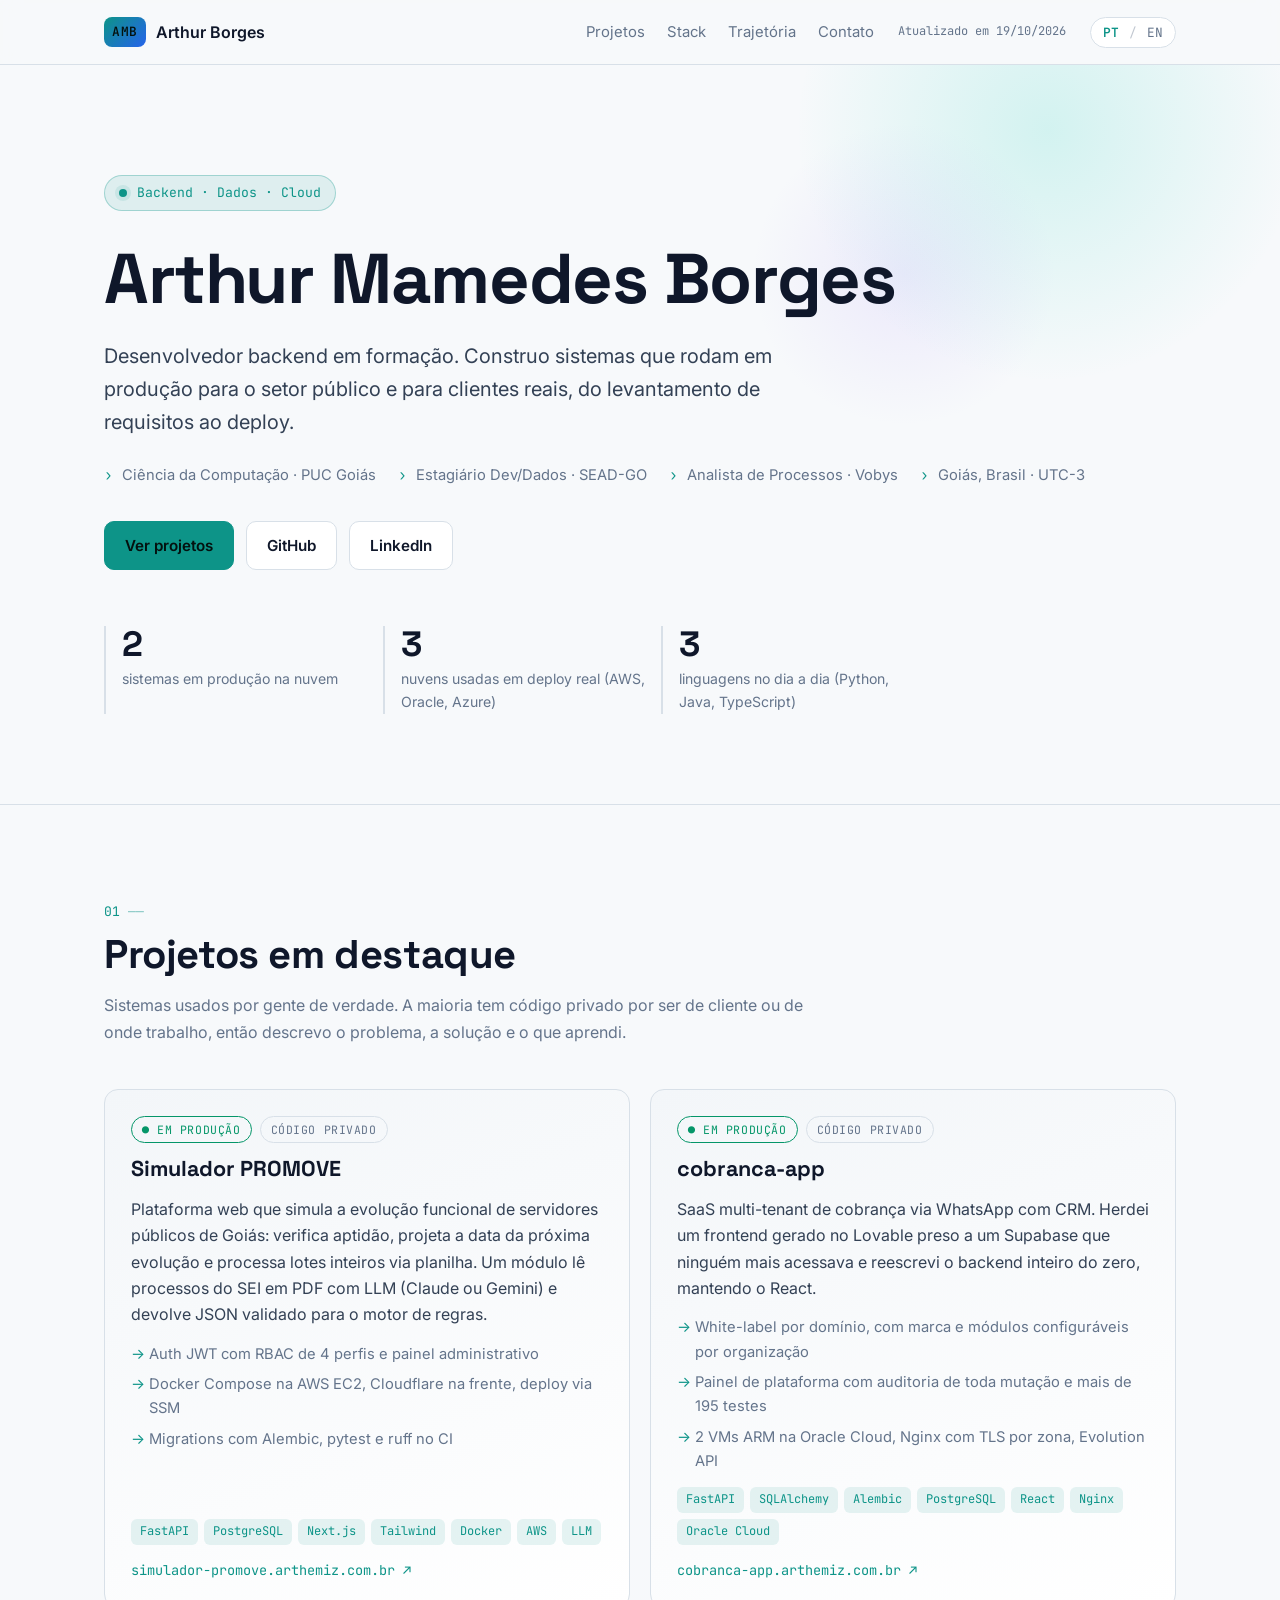
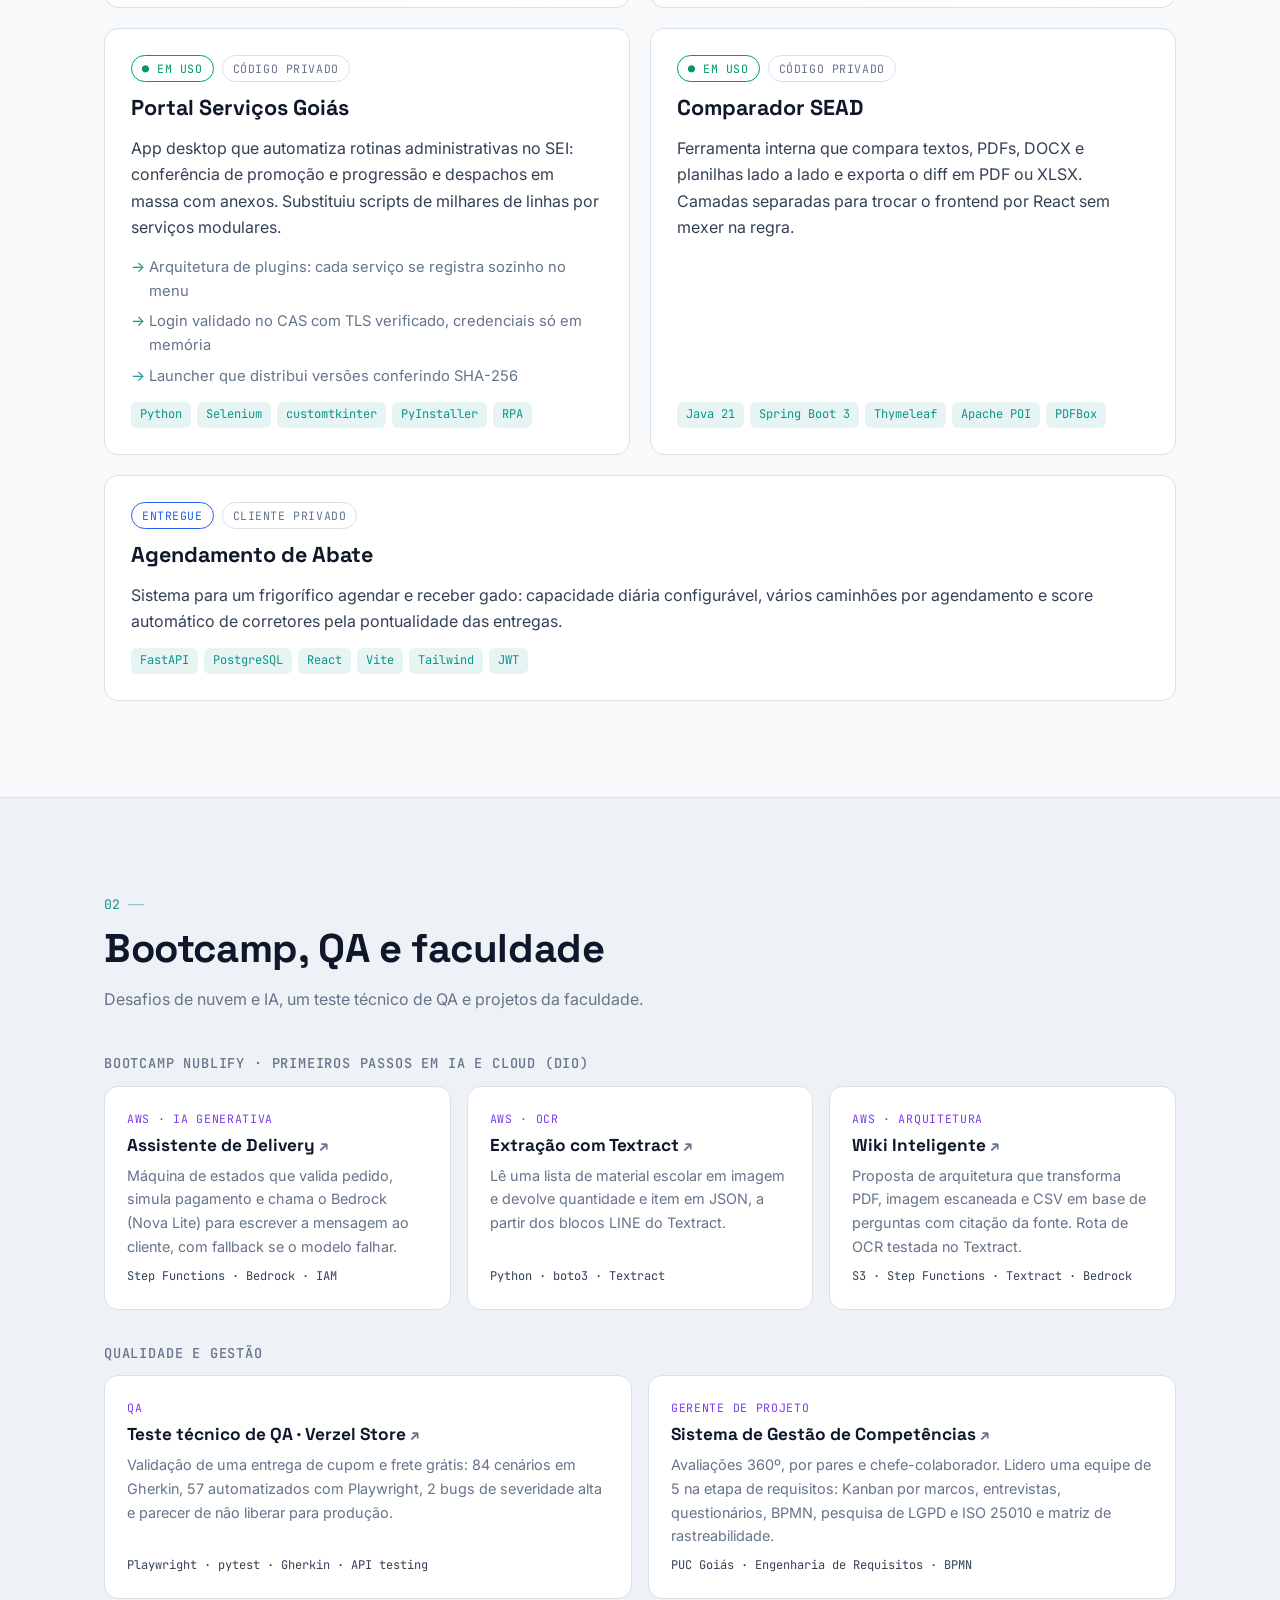
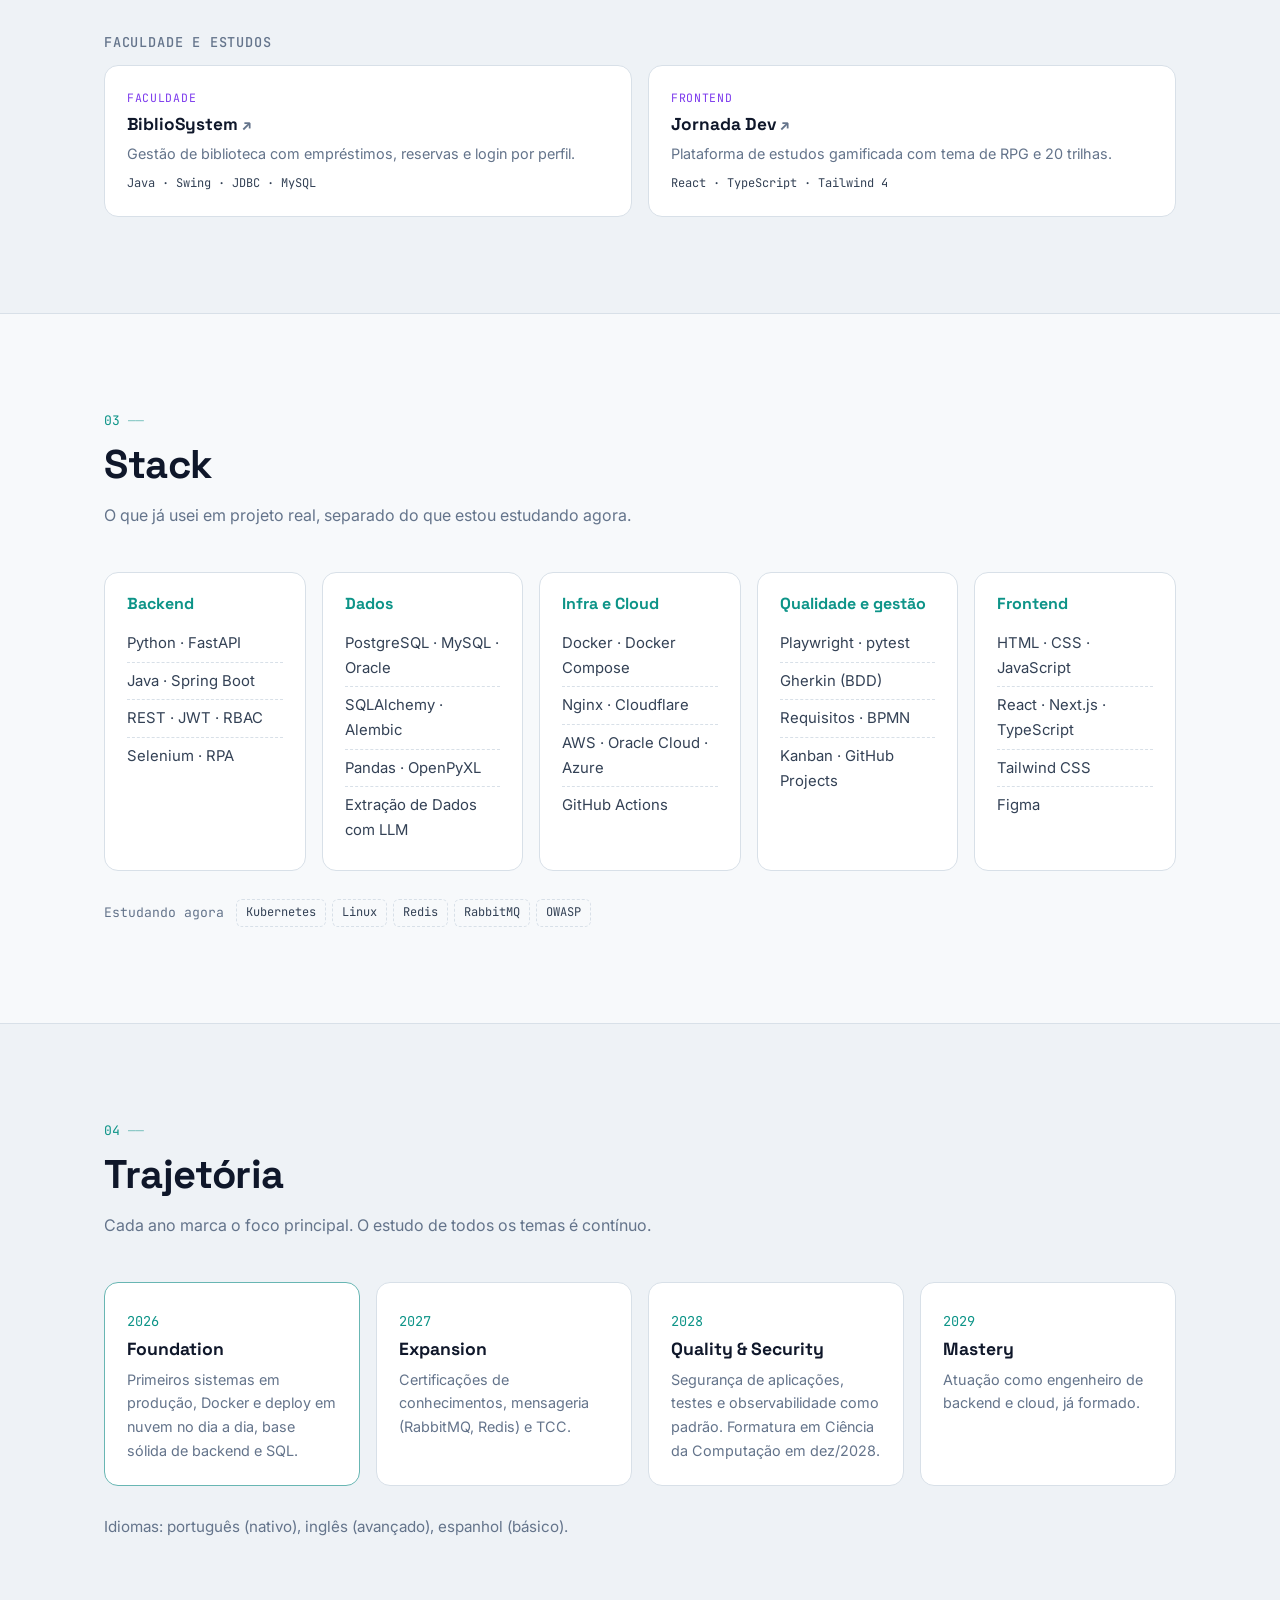
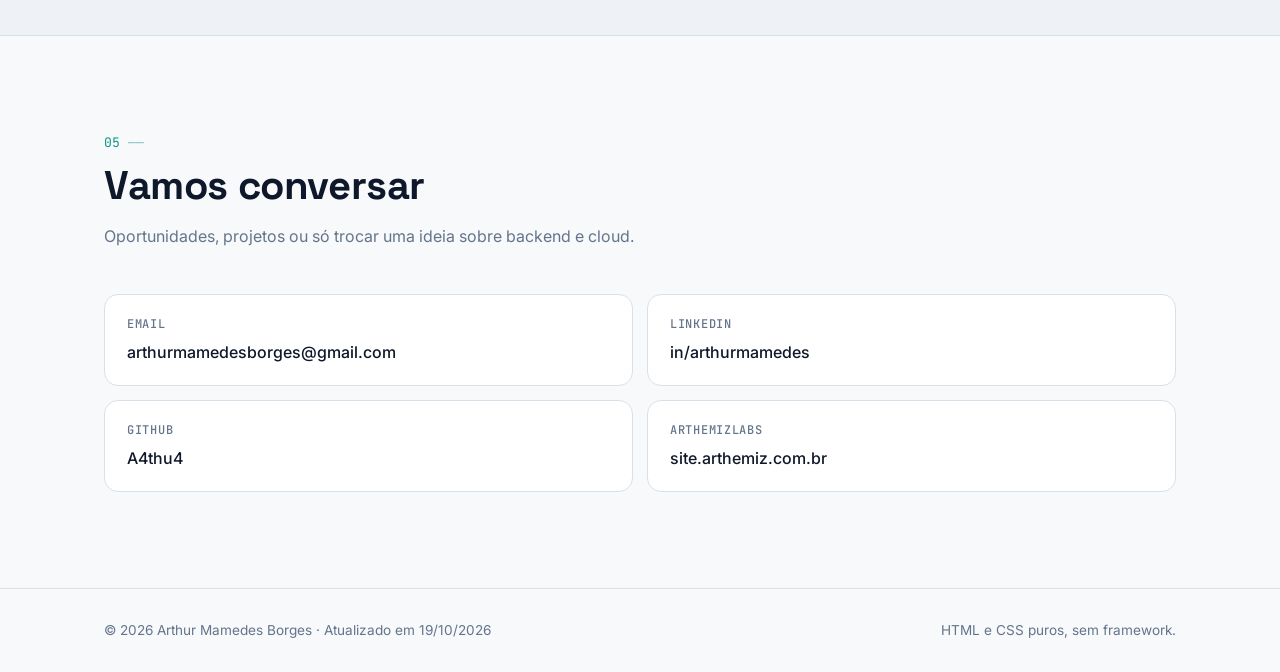
<file: docs/index.html>
<!DOCTYPE html>
<html lang="pt-BR">
<head>
  <meta charset="UTF-8" />
  <meta name="viewport" content="width=device-width, initial-scale=1.0" />
  <title>Arthur Mamedes Borges · Portfólio</title>
  <meta name="description" content="Arthur Mamedes Borges - desenvolvedor backend em formação. Sistemas em produção com Python, FastAPI, Java, Spring Boot, PostgreSQL, Docker e Cloud." />
  <meta name="color-scheme" content="dark light" />
  <meta property="og:title" content="Arthur Mamedes Borges · Portfólio" />
  <meta property="og:description" content="Desenvolvedor backend em formação. Sistemas em produção para o setor público e clientes reais." />
  <meta property="og:type" content="website" />
  <meta property="og:url" content="https://portfolio.arthemiz.com.br/" />
  <link rel="icon" type="image/png" href="icons/arthemiz.png" />
  <link rel="preconnect" href="https://fonts.googleapis.com" />
  <link rel="preconnect" href="https://fonts.gstatic.com" crossorigin />
  <link href="https://fonts.googleapis.com/css2?family=Inter:wght@400;500;600&family=JetBrains+Mono:wght@400;500&family=Space+Grotesk:wght@500;600;700&display=swap" rel="stylesheet" />
  <link rel="stylesheet" href="style.css" />
</head>

<body>
  <a class="skip" href="#conteudo">
    <span data-lang="pt">Pular para o conteúdo</span><span data-lang="en">Skip to content</span>
  </a>

  <header class="topbar">
    <div class="wrap topbar-inner">
      <a class="brand" href="#topo">
        <span class="brand-mark">AMB</span>
        <span class="brand-name">Arthur Borges</span>
      </a>
      <nav class="nav" aria-label="Seções">
        <a href="#projetos"><span data-lang="pt">Projetos</span><span data-lang="en">Projects</span></a>
        <a href="#stack">Stack</a>
        <a href="#trajetoria"><span data-lang="pt">Trajetória</span><span data-lang="en">Path</span></a>
        <a href="#contato"><span data-lang="pt">Contato</span><span data-lang="en">Contact</span></a>
      </nav>
      <span class="updated" title="Última atualização"><span data-lang="pt">Atualizado em 19/10/2026</span><span data-lang="en">Updated Oct 19, 2026</span></span>
      <button class="lang-toggle" type="button" id="lang-toggle" aria-label="Mudar idioma / Change language">
        <span class="lang-opt" data-opt="pt">PT</span>
        <span class="lang-sep">/</span>
        <span class="lang-opt" data-opt="en">EN</span>
      </button>
    </div>
  </header>

  <main id="conteudo">
    <!-- HERO -->
    <section class="hero" id="topo">
      <div class="wrap">
        <p class="eyebrow">
          <span class="dot"></span>
          <span>Backend · <span data-lang="pt">Dados</span><span data-lang="en">Data</span> · Cloud</span>
        </p>
        <h1>Arthur Mamedes Borges</h1>
        <p class="hero-lead">
          <span data-lang="pt">Desenvolvedor backend em formação. Construo sistemas que rodam em produção para o setor público e para clientes reais, do levantamento de requisitos ao deploy.</span>
          <span data-lang="en">Backend developer in training. I build systems that run in production for the public sector and real clients, from the requirements gathering to the deploy.</span>
        </p>
        <ul class="hero-meta">
          <li><span data-lang="pt">Ciência da Computação · PUC Goiás</span><span data-lang="en">Computer Science · PUC Goiás</span></li>
          <li><span data-lang="pt">Estagiário Dev/Dados · SEAD-GO</span><span data-lang="en">Dev/Data Intern · SEAD-GO (Goiás State Gov.)</span></li>
          <li><span data-lang="pt">Analista de Processos · Vobys</span><span data-lang="en">Process Analyst · Vobys</span></li>
          <li><span data-lang="pt">Goiás, Brasil · UTC-3</span><span data-lang="en">Goiás, Brazil · UTC-3</span></li>
        </ul>
        <div class="hero-actions">
          <a class="btn btn-primary" href="#projetos"><span data-lang="pt">Ver projetos</span><span data-lang="en">See projects</span></a>
          <a class="btn btn-ghost" href="https://github.com/A4thu4" target="_blank" rel="noopener">GitHub</a>
          <a class="btn btn-ghost" href="https://linkedin.com/in/arthurmamedes" target="_blank" rel="noopener">LinkedIn</a>
        </div>

        <dl class="stats">
          <div><dt>2</dt><dd><span data-lang="pt">sistemas em produção na nuvem</span><span data-lang="en">systems in production on the cloud</span></dd></div>
          <div><dt>3</dt><dd><span data-lang="pt">nuvens usadas em deploy real (AWS, Oracle, Azure)</span><span data-lang="en">clouds used in real deploys (AWS, Oracle, Azure)</span></dd></div>
          <div><dt>3</dt><dd><span data-lang="pt">linguagens no dia a dia (Python, Java, TypeScript)</span><span data-lang="en">languages in daily use (Python, Java, TypeScript)</span></dd></div>
        </dl>
      </div>
    </section>

    <!-- PROJETOS EM DESTAQUE -->
    <section class="section" id="projetos">
      <div class="wrap">
        <header class="section-head">
          <p class="kicker">01</p>
          <h2><span data-lang="pt">Projetos em destaque</span><span data-lang="en">Featured projects</span></h2>
          <p class="section-sub">
            <span data-lang="pt">Sistemas usados por gente de verdade. A maioria tem código privado por ser de cliente ou de onde trabalho, então descrevo o problema, a solução e o que aprendi.</span>
            <span data-lang="en">Systems used by real people. Most have private source code because they belong to clients or to where I work, so I describe the problem, the solution and what I learned.</span>
          </p>
        </header>

        <div class="projects">
          <article class="project project-wide">
            <div class="project-top">
              <span class="badge badge-live"><span data-lang="pt">Em produção</span><span data-lang="en">In production</span></span>
              <span class="badge badge-muted"><span data-lang="pt">Código privado</span><span data-lang="en">Private code</span></span>
            </div>
            <h3>Simulador PROMOVE</h3>
            <p>
              <span data-lang="pt">Plataforma web que simula a evolução funcional de servidores públicos de Goiás: verifica aptidão, projeta a data da próxima evolução e processa lotes inteiros via planilha. Um módulo lê processos do SEI em PDF com LLM (Claude ou Gemini) e devolve JSON validado para o motor de regras.</span>
              <span data-lang="en">Web platform that simulates career progression for Goiás state public servants: it checks eligibility, projects the next promotion date and processes whole batches from spreadsheets. One module reads SEI case files (PDF) with an LLM (Claude or Gemini) and returns validated JSON to the rules engine.</span>
            </p>
            <ul class="highlights">
              <li><span data-lang="pt">Auth JWT com RBAC de 4 perfis e painel administrativo</span><span data-lang="en">JWT auth with 4-role RBAC and an admin panel</span></li>
              <li><span data-lang="pt">Docker Compose na AWS EC2, Cloudflare na frente, deploy via SSM</span><span data-lang="en">Docker Compose on AWS EC2 behind Cloudflare, deployed via SSM</span></li>
              <li><span data-lang="pt">Migrations com Alembic, pytest e ruff no CI</span><span data-lang="en">Alembic migrations, pytest and ruff in CI</span></li>
            </ul>
            <ul class="tags">
              <li>FastAPI</li><li>PostgreSQL</li><li>Next.js</li><li>Tailwind</li><li>Docker</li><li>AWS</li><li>LLM</li>
            </ul>
            <a class="project-link" href="https://simulador-promove.arthemiz.com.br" target="_blank" rel="noopener">simulador-promove.arthemiz.com.br ↗</a>
          </article>

          <article class="project project-wide">
            <div class="project-top">
              <span class="badge badge-live"><span data-lang="pt">Em produção</span><span data-lang="en">In production</span></span>
              <span class="badge badge-muted"><span data-lang="pt">Código privado</span><span data-lang="en">Private code</span></span>
            </div>
            <h3>cobranca-app</h3>
            <p>
              <span data-lang="pt">SaaS multi-tenant de cobrança via WhatsApp com CRM. Herdei um frontend gerado no Lovable preso a um Supabase que ninguém mais acessava e reescrevi o backend inteiro do zero, mantendo o React.</span>
              <span data-lang="en">Multi-tenant SaaS for debt collection over WhatsApp with a built-in CRM. I inherited a Lovable-generated frontend locked to a Supabase project nobody could access anymore and rewrote the entire backend from scratch, keeping the React app.</span>
            </p>
            <ul class="highlights">
              <li><span data-lang="pt">White-label por domínio, com marca e módulos configuráveis por organização</span><span data-lang="en">Domain-based white-label with per-organization branding and modules</span></li>
              <li><span data-lang="pt">Painel de plataforma com auditoria de toda mutação e mais de 195 testes</span><span data-lang="en">Platform admin panel with every mutation audited and 195+ tests</span></li>
              <li><span data-lang="pt">2 VMs ARM na Oracle Cloud, Nginx com TLS por zona, Evolution API</span><span data-lang="en">2 ARM VMs on Oracle Cloud, Nginx with per-zone TLS, Evolution API</span></li>
            </ul>
            <ul class="tags">
              <li>FastAPI</li><li>SQLAlchemy</li><li>Alembic</li><li>PostgreSQL</li><li>React</li><li>Nginx</li><li>Oracle Cloud</li>
            </ul>
            <a class="project-link" href="https://cobranca-app.arthemiz.com.br" target="_blank" rel="noopener">cobranca-app.arthemiz.com.br ↗</a>
          </article>

          <article class="project">
            <div class="project-top">
              <span class="badge badge-live"><span data-lang="pt">Em uso</span><span data-lang="en">In use</span></span>
              <span class="badge badge-muted"><span data-lang="pt">Código privado</span><span data-lang="en">Private code</span></span>
            </div>
            <h3>Portal Serviços Goiás</h3>
            <p>
              <span data-lang="pt">App desktop que automatiza rotinas administrativas no SEI: conferência de promoção e progressão e despachos em massa com anexos. Substituiu scripts de milhares de linhas por serviços modulares.</span>
              <span data-lang="en">Desktop app that automates administrative routines in SEI (the government case system): promotion checks and bulk dispatches with attachments. It replaced scripts with thousands of lines with modular services.</span>
            </p>
            <ul class="highlights">
              <li><span data-lang="pt">Arquitetura de plugins: cada serviço se registra sozinho no menu</span><span data-lang="en">Plugin architecture: each service registers itself in the menu</span></li>
              <li><span data-lang="pt">Login validado no CAS com TLS verificado, credenciais só em memória</span><span data-lang="en">Login validated against CAS with verified TLS, credentials kept only in memory</span></li>
              <li><span data-lang="pt">Launcher que distribui versões conferindo SHA-256</span><span data-lang="en">Launcher that ships new versions checking SHA-256</span></li>
            </ul>
            <ul class="tags"><li>Python</li><li>Selenium</li><li>customtkinter</li><li>PyInstaller</li><li>RPA</li></ul>
          </article>

          <article class="project">
            <div class="project-top">
              <span class="badge badge-live"><span data-lang="pt">Em uso</span><span data-lang="en">In use</span></span>
              <span class="badge badge-muted"><span data-lang="pt">Código privado</span><span data-lang="en">Private code</span></span>
            </div>
            <h3>Comparador SEAD</h3>
            <p>
              <span data-lang="pt">Ferramenta interna que compara textos, PDFs, DOCX e planilhas lado a lado e exporta o diff em PDF ou XLSX. Camadas separadas para trocar o frontend por React sem mexer na regra.</span>
              <span data-lang="en">Internal tool that compares text, PDF, DOCX and spreadsheets side by side and exports the diff as PDF or XLSX. Layers are split so the frontend can move to React without touching business logic.</span>
            </p>
            <ul class="tags"><li>Java 21</li><li>Spring Boot 3</li><li>Thymeleaf</li><li>Apache POI</li><li>PDFBox</li></ul>
          </article>

          <article class="project">
            <div class="project-top">
              <span class="badge badge-done"><span data-lang="pt">Entregue</span><span data-lang="en">Delivered</span></span>
              <span class="badge badge-muted"><span data-lang="pt">Cliente privado</span><span data-lang="en">Private client</span></span>
            </div>
            <h3><span data-lang="pt">Agendamento de Abate</span><span data-lang="en">Cattle Scheduling System</span></h3>
            <p>
              <span data-lang="pt">Sistema para um frigorífico agendar e receber gado: capacidade diária configurável, vários caminhões por agendamento e score automático de corretores pela pontualidade das entregas.</span>
              <span data-lang="en">System for a meat-packing plant to schedule and receive cattle: configurable daily capacity, multiple trucks per booking and an automatic broker score based on delivery accuracy.</span>
            </p>
            <ul class="tags"><li>FastAPI</li><li>PostgreSQL</li><li>React</li><li>Vite</li><li>Tailwind</li><li>JWT</li></ul>
          </article>
        </div>
      </div>
    </section>

    <!-- ESTUDOS E OPEN SOURCE -->
    <section class="section section-alt" id="estudos">
      <div class="wrap">
        <header class="section-head">
          <p class="kicker">02</p>
          <h2><span data-lang="pt">Bootcamp, QA e faculdade</span><span data-lang="en">Bootcamp, QA and university</span></h2>
          <p class="section-sub">
            <span data-lang="pt">Desafios de nuvem e IA, um teste técnico de QA e projetos da faculdade.</span>
            <span data-lang="en">Cloud and AI challenges, a QA technical test and university projects.</span>
          </p>
        </header>

        <h3 class="group-title">Bootcamp Nublify · <span data-lang="pt">Primeiros passos em IA e Cloud (DIO)</span><span data-lang="en">First steps in AI and Cloud (DIO)</span></h3>
        <div class="mini-grid">
          <a class="mini" href="https://github.com/A4thu4/assistente-delivery-stepfunctions-bedrock" target="_blank" rel="noopener">
            <span class="mini-kind">AWS · <span data-lang="pt">IA generativa</span><span data-lang="en">Generative AI</span></span>
            <h3><span data-lang="pt">Assistente de Delivery</span><span data-lang="en">Delivery Assistant</span></h3>
            <p><span data-lang="pt">Máquina de estados que valida pedido, simula pagamento e chama o Bedrock (Nova Lite) para escrever a mensagem ao cliente, com fallback se o modelo falhar.</span><span data-lang="en">State machine that validates the order, simulates payment and calls Bedrock (Nova Lite) to write the customer message, with a fallback if the model fails.</span></p>
            <span class="mini-tags">Step Functions · Bedrock · IAM</span>
          </a>
          <a class="mini" href="https://github.com/A4thu4/extracao-texto-aws-textract" target="_blank" rel="noopener">
            <span class="mini-kind">AWS · OCR</span>
            <h3><span data-lang="pt">Extração com Textract</span><span data-lang="en">Textract Extraction</span></h3>
            <p><span data-lang="pt">Lê uma lista de material escolar em imagem e devolve quantidade e item em JSON, a partir dos blocos LINE do Textract.</span><span data-lang="en">Reads a school supply list from an image and returns quantity and item as JSON, from Textract LINE blocks.</span></p>
            <span class="mini-tags">Python · boto3 · Textract</span>
          </a>
          <a class="mini" href="https://github.com/A4thu4/laboratorio-wiki-aws" target="_blank" rel="noopener">
            <span class="mini-kind">AWS · <span data-lang="pt">Arquitetura</span><span data-lang="en">Architecture</span></span>
            <h3><span data-lang="pt">Wiki Inteligente</span><span data-lang="en">Smart Wiki</span></h3>
            <p><span data-lang="pt">Proposta de arquitetura que transforma PDF, imagem escaneada e CSV em base de perguntas com citação da fonte. Rota de OCR testada no Textract.</span><span data-lang="en">Architecture proposal that turns a PDF, a scanned image and a CSV into a Q&amp;A base that cites its sources. OCR route tested on Textract.</span></p>
            <span class="mini-tags">S3 · Step Functions · Textract · Bedrock</span>
          </a>
        </div>

        <h3 class="group-title"><span data-lang="pt">Qualidade e gestão</span><span data-lang="en">Quality and management</span></h3>
        <div class="mini-grid mini-grid-2">
          <a class="mini" href="https://github.com/A4thu4/teste-qa-verzel" target="_blank" rel="noopener">
            <span class="mini-kind">QA</span>
            <h3><span data-lang="pt">Teste técnico de QA · Verzel Store</span><span data-lang="en">QA Technical Test · Verzel Store</span></h3>
            <p><span data-lang="pt">Validação de uma entrega de cupom e frete grátis: 84 cenários em Gherkin, 57 automatizados com Playwright, 2 bugs de severidade alta e parecer de não liberar para produção.</span><span data-lang="en">Validation of a coupon and free-shipping release: 84 Gherkin scenarios, 57 automated with Playwright, 2 high-severity bugs and a no-go recommendation for production.</span></p>
            <span class="mini-tags">Playwright · pytest · Gherkin · API testing</span>
          </a>
          <a class="mini" href="https://github.com/A4thu4/sistema-gestao-competencias" target="_blank" rel="noopener">
            <span class="mini-kind"><span data-lang="pt">Gerente de projeto</span><span data-lang="en">Project manager</span></span>
            <h3><span data-lang="pt">Sistema de Gestão de Competências</span><span data-lang="en">Competency Management System</span></h3>
            <p><span data-lang="pt">Avaliações 360º, por pares e chefe-colaborador. Lidero uma equipe de 5 na etapa de requisitos: Kanban por marcos, entrevistas, questionários, BPMN, pesquisa de LGPD e ISO 25010 e matriz de rastreabilidade.</span><span data-lang="en">360º, peer and manager reviews. I lead a team of 5 through requirements: milestone Kanban, interviews, surveys, BPMN, LGPD and ISO 25010 research and a traceability matrix.</span></p>
            <span class="mini-tags">PUC Goiás · <span data-lang="pt">Engenharia de Requisitos</span><span data-lang="en">Requirements Engineering</span> · BPMN</span>
          </a>
        </div>

        <h3 class="group-title"><span data-lang="pt">Faculdade e estudos</span><span data-lang="en">University and studies</span></h3>
        <div class="mini-grid mini-grid-2">
          <a class="mini" href="https://github.com/ArthemizLabs/biblio-system" target="_blank" rel="noopener">
            <span class="mini-kind"><span data-lang="pt">Faculdade</span><span data-lang="en">University</span></span>
            <h3>BiblioSystem</h3>
            <p><span data-lang="pt">Gestão de biblioteca com empréstimos, reservas e login por perfil.</span><span data-lang="en">Library management with loans, reservations and role-based login.</span></p>
            <span class="mini-tags">Java · Swing · JDBC · MySQL</span>
          </a>
          <a class="mini" href="https://github.com/ArthemizLabs/jornada-dev" target="_blank" rel="noopener">
            <span class="mini-kind">Frontend</span>
            <h3>Jornada Dev</h3>
            <p><span data-lang="pt">Plataforma de estudos gamificada com tema de RPG e 20 trilhas.</span><span data-lang="en">Gamified, RPG-themed learning platform with 20 tracks.</span></p>
            <span class="mini-tags">React · TypeScript · Tailwind 4</span>
          </a>
        </div>
      </div>
    </section>

    <!-- STACK -->
    <section class="section" id="stack">
      <div class="wrap">
        <header class="section-head">
          <p class="kicker">03</p>
          <h2>Stack</h2>
          <p class="section-sub">
            <span data-lang="pt">O que já usei em projeto real, separado do que estou estudando agora.</span>
            <span data-lang="en">What I have used in real projects, separate from what I am studying now.</span>
          </p>
        </header>

        <div class="stack">
          <div class="stack-col">
            <h3>Backend</h3>
            <ul><li>Python · FastAPI</li><li>Java · Spring Boot</li><li>REST · JWT · RBAC</li><li>Selenium · RPA</li></ul>
          </div>
          <div class="stack-col">
            <h3><span data-lang="pt">Dados</span><span data-lang="en">Data</span></h3>
            <ul><li>PostgreSQL · MySQL · Oracle</li><li>SQLAlchemy · Alembic</li><li>Pandas · OpenPyXL</li><li><span data-lang="pt">Extração de Dados com LLM</span><span data-lang="en">Data extraction with LLMs</span></li></ul>
          </div>
          <div class="stack-col">
            <h3><span data-lang="pt">Infra e Cloud</span><span data-lang="en">Infra and Cloud</span></h3>
            <ul><li>Docker · Docker Compose</li><li>Nginx · Cloudflare</li><li>AWS · Oracle Cloud · Azure</li><li>GitHub Actions</li></ul>
          </div>
          <div class="stack-col">
            <h3><span data-lang="pt">Qualidade e gestão</span><span data-lang="en">Quality and management</span></h3>
            <ul><li>Playwright · pytest</li><li>Gherkin (BDD)</li><li><span data-lang="pt">Requisitos · BPMN</span><span data-lang="en">Requirements · BPMN</span></li><li>Kanban · GitHub Projects</li></ul>
          </div>
          <div class="stack-col">
            <h3>Frontend</h3>
            <ul><li>HTML · CSS · JavaScript</li><li>React · Next.js · TypeScript</li><li>Tailwind CSS</li><li>Figma</li></ul>
          </div>
        </div>

        <div class="learning">
          <span class="learning-label"><span data-lang="pt">Estudando agora</span><span data-lang="en">Learning now</span></span>
          <ul class="tags"><li>Kubernetes</li><li>Linux</li><li>Redis</li><li>RabbitMQ</li><li>OWASP</li></ul>
        </div>
      </div>
    </section>

    <!-- TRAJETÓRIA -->
    <section class="section section-alt" id="trajetoria">
      <div class="wrap">
        <header class="section-head">
          <p class="kicker">04</p>
          <h2><span data-lang="pt">Trajetória</span><span data-lang="en">Path</span></h2>
          <p class="section-sub"><span data-lang="pt">Cada ano marca o foco principal. O estudo de todos os temas é contínuo.</span><span data-lang="en">Each year marks the main focus. Studying every topic is continuous.</span></p>
        </header>

        <ol class="timeline">
          <li>
            <span class="tl-year">2026</span>
            <div>
              <h3>Foundation</h3>
              <p><span data-lang="pt">Primeiros sistemas em produção, Docker e deploy em nuvem no dia a dia, base sólida de backend e SQL.</span><span data-lang="en">First systems in production, Docker and cloud deploys as daily work, solid backend and SQL foundation.</span></p>
            </div>
          </li>
          <li>
            <span class="tl-year">2027</span>
            <div>
              <h3>Expansion</h3>
              <p><span data-lang="pt">Certificações de conhecimentos, mensageria (RabbitMQ, Redis) e TCC.</span><span data-lang="en">Knowledge certifications, messaging (RabbitMQ, Redis) and final thesis.</span></p>
            </div>
          </li>
          <li>
            <span class="tl-year">2028</span>
            <div>
              <h3>Quality &amp; Security</h3>
              <p><span data-lang="pt">Segurança de aplicações, testes e observabilidade como padrão. Formatura em Ciência da Computação em dez/2028.</span><span data-lang="en">Application security, testing and observability as the default. Computer Science degree in Dec 2028.</span></p>
            </div>
          </li>
          <li>
            <span class="tl-year">2029</span>
            <div>
              <h3>Mastery</h3>
              <p><span data-lang="pt">Atuação como engenheiro de backend e cloud, já formado.</span><span data-lang="en">Working as a backend and cloud engineer, degree in hand.</span></p>
            </div>
          </li>
        </ol>

        <p class="langs">
          <span data-lang="pt">Idiomas: português (nativo), inglês (avançado), espanhol (básico).</span>
          <span data-lang="en">Languages: Portuguese (native), English (advanced), Spanish (basic).</span>
        </p>
      </div>
    </section>

    <!-- CONTATO -->
    <section class="section contact" id="contato">
      <div class="wrap">
        <header class="section-head">
          <p class="kicker">05</p>
          <h2><span data-lang="pt">Vamos conversar</span><span data-lang="en">Let's talk</span></h2>
          <p class="section-sub">
            <span data-lang="pt">Oportunidades, projetos ou só trocar uma ideia sobre backend e cloud.</span>
            <span data-lang="en">Opportunities, projects or just a chat about backend and cloud.</span>
          </p>
        </header>
        <div class="contact-links">
          <a href="mailto:arthurmamedesborges@gmail.com"><span class="cl-label">Email</span>arthurmamedesborges@gmail.com</a>
          <a href="https://linkedin.com/in/arthurmamedes" target="_blank" rel="noopener"><span class="cl-label">LinkedIn</span>in/arthurmamedes</a>
          <a href="https://github.com/A4thu4" target="_blank" rel="noopener"><span class="cl-label">GitHub</span>A4thu4</a>
          <a href="https://site.arthemiz.com.br" target="_blank" rel="noopener"><span class="cl-label">ArthemizLabs</span>site.arthemiz.com.br</a>
        </div>
      </div>
    </section>
  </main>

  <footer class="footer">
    <div class="wrap footer-inner">
      <span>© 2026 Arthur Mamedes Borges · <span class="updated-foot"><span data-lang="pt">Atualizado em 19/10/2026</span><span data-lang="en">Updated Oct 19, 2026</span></span></span>
      <span class="footer-note"><span data-lang="pt">HTML e CSS puros, sem framework.</span><span data-lang="en">Plain HTML and CSS, no framework.</span></span>
    </div>
  </footer>

  <script>
    (function () {
      var root = document.documentElement;
      var KEY = "amb-lang";

      function apply(lang) {
        root.lang = lang === "en" ? "en" : "pt-BR";
        var opts = document.querySelectorAll(".lang-opt");
        for (var i = 0; i < opts.length; i++) {
          opts[i].classList.toggle("is-active", opts[i].getAttribute("data-opt") === (lang === "en" ? "en" : "pt"));
        }
      }

      var saved = null;
      try { saved = localStorage.getItem(KEY); } catch (e) {}
      apply(saved === "en" ? "en" : "pt");

      document.getElementById("lang-toggle").addEventListener("click", function () {
        var next = root.lang === "en" ? "pt" : "en";
        apply(next);
        try { localStorage.setItem(KEY, next); } catch (e) {}
      });
    })();
  </script>
</body>
</html>
</file>
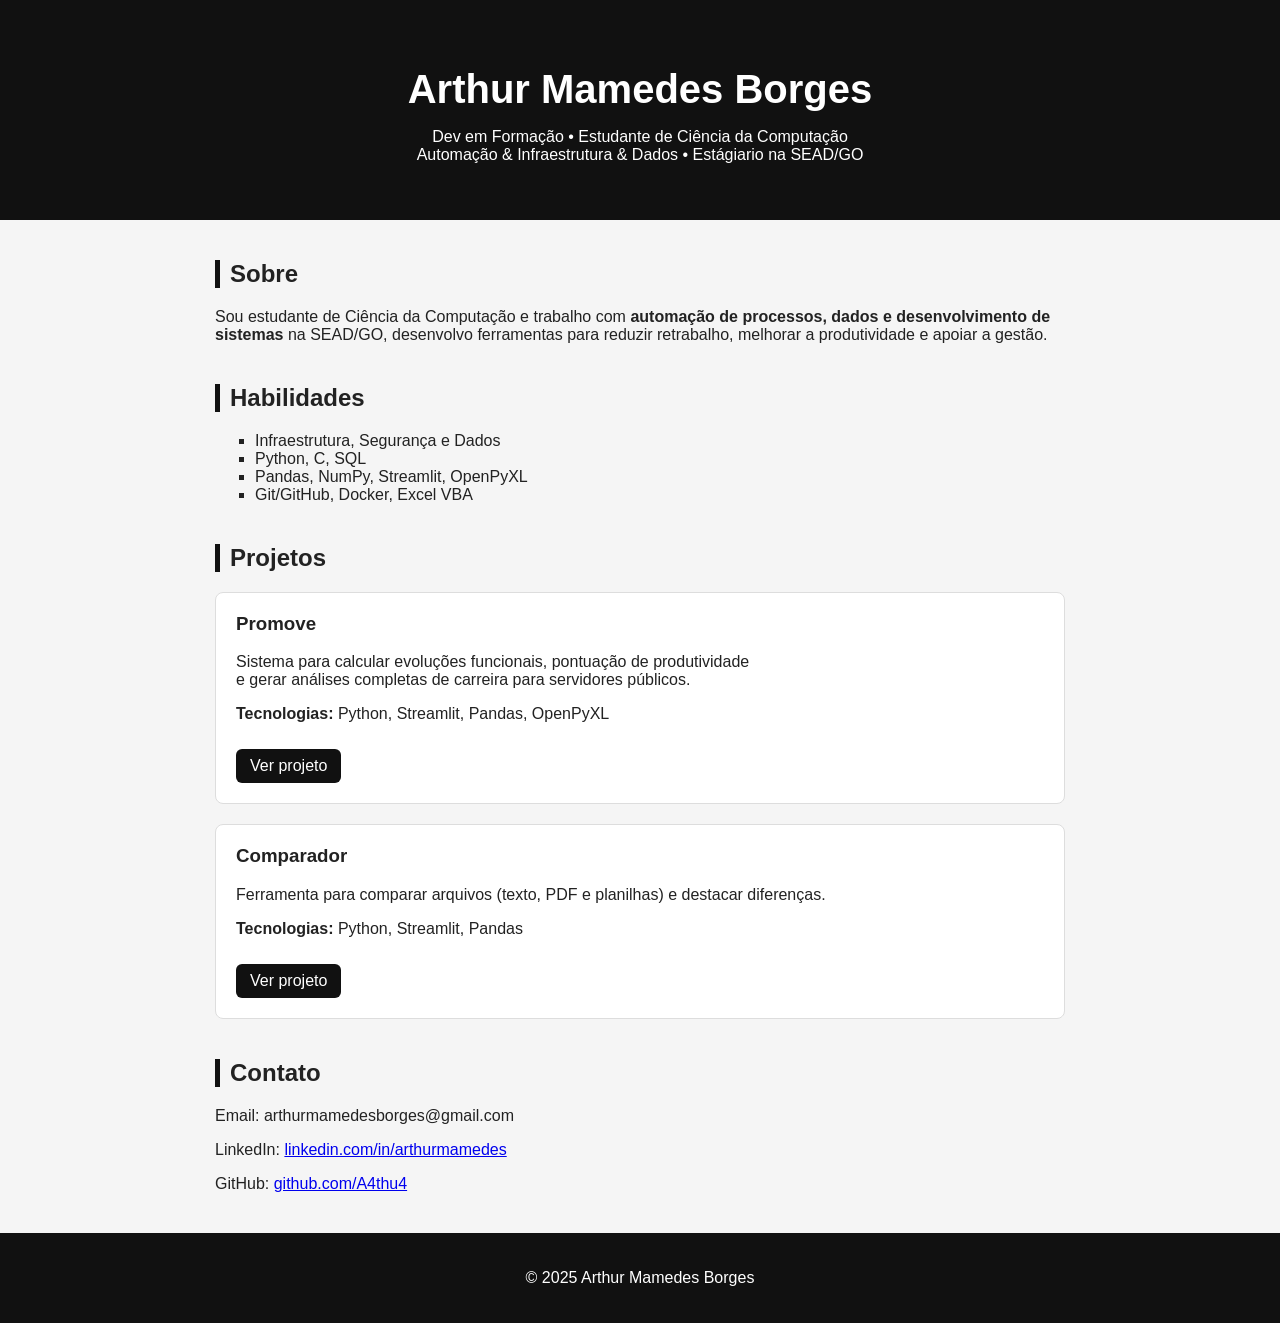
<file: portfolio/index.html>
<!DOCTYPE html>
<html lang="pt-BR">
<head>
    <meta charset="UTF-8" />
    <meta name="viewport" content="width=device-width, initial-scale=1.0" />
    <title>Portfólio - Arthur Mamedes Borges</title>
    <link rel="stylesheet" href="style.css" />
</head>

<body>
    <header>
        <h1>Arthur Mamedes Borges</h1>
        <p>Dev em Formação • Estudante de Ciência da Computação <br/>
         Automação & Infraestrutura & Dados • Estágiario na SEAD/GO</p>
    </header>

    <section id="sobre">
        <h2>Sobre</h2>
        <p>
            Sou estudante de Ciência da Computação e trabalho com 
            <strong>automação de processos, dados e desenvolvimento de sistemas</strong>
            na SEAD/GO, desenvolvo ferramentas para reduzir retrabalho, melhorar a produtividade 
            e apoiar a gestão.
        </p>
    </section>

    <section id="habilidades">
        <h2>Habilidades</h2>
        <ul>
            <li>Infraestrutura, Segurança e Dados</li>
            <li>Python, C, SQL</li>
            <li>Pandas, NumPy, Streamlit, OpenPyXL</li>
            <li>Git/GitHub, Docker, Excel VBA</li>
        </ul>
    </section>

    <section id="projetos">
        <h2>Projetos</h2>

        <div class="card">
            <h3>Promove</h3>
            <p>
                Sistema para calcular evoluções funcionais, pontuação de produtividade </br>
                e gerar análises completas de carreira para servidores públicos.
            </p>
            <p><strong>Tecnologias:</strong> Python, Streamlit, Pandas, OpenPyXL</p>
            <a href="https://github.com/A4thu4/Promove" target="_blank">Ver projeto</a>
        </div>

        <div class="card">
            <h3>Comparador</h3>
            <p>
                Ferramenta para comparar arquivos (texto, PDF e planilhas) e destacar diferenças.
            </p>
            <p><strong>Tecnologias:</strong> Python, Streamlit, Pandas</p>
            <a href="https://github.com/A4thu4/Comparador" target="_blank">Ver projeto</a>
        </div>

    </section>

    <section id="contato">
        <h2>Contato</h2>
        <p>Email: arthurmamedesborges@gmail.com</p>
        <p>LinkedIn: <a href="https://linkedin.com/in/arthurmamedes" target="_blank">linkedin.com/in/arthurmamedes</a></p>
        <p>GitHub: <a href="https://github.com/A4thu4" target="_blank">github.com/A4thu4</a></p>
    </section>

    <footer>
        <p>© 2025 Arthur Mamedes Borges</p>
    </footer>

</body>
</html>
</file>
<file: docs/style.css>
/* ============================================================
   Portfólio - Arthur Mamedes Borges
   HTML/CSS puro. Tema escuro por padrão, claro via prefers-color-scheme.
   ============================================================ */

:root {
  --bg: #0b0f14;
  --bg-alt: #0f151c;
  --surface: #131b24;
  --surface-2: #18222d;
  --border: #223040;
  --text: #c8d3de;
  --muted: #8494a6;
  --heading: #eef3f8;
  --accent: #2dd4bf;
  --accent-2: #3b82f6;
  --accent-3: #a78bfa;
  --accent-soft: rgba(45, 212, 191, 0.12);
  --live: #34d399;
  --dev: #fbbf24;
  --done: #60a5fa;
  --radius: 14px;
  --wrap: 1120px;
  --font-body: "Inter", system-ui, -apple-system, "Segoe UI", Roboto, sans-serif;
  --font-head: "Space Grotesk", "Inter", system-ui, sans-serif;
  --font-mono: "JetBrains Mono", ui-monospace, "SFMono-Regular", Consolas, monospace;
  color-scheme: dark;
}

@media (prefers-color-scheme: light) {
  :root {
    --bg: #f7f9fb;
    --bg-alt: #eef2f6;
    --surface: #ffffff;
    --surface-2: #f3f6f9;
    --border: #d8e0e8;
    --text: #334155;
    --muted: #64748b;
    --heading: #0f172a;
    --accent: #0d9488;
    --accent-2: #2563eb;
    --accent-3: #7c3aed;
    --accent-soft: rgba(13, 148, 136, 0.1);
    --live: #059669;
    --dev: #b45309;
    --done: #2563eb;
    color-scheme: light;
  }
}

/* ---------- i18n ---------- */
html[lang="pt-BR"] [data-lang="en"],
html[lang="en"] [data-lang="pt"] {
  display: none !important;
}

/* ---------- Base ---------- */
*, *::before, *::after { box-sizing: border-box; }

html { scroll-behavior: smooth; scroll-padding-top: 80px; }

body {
  margin: 0;
  background: var(--bg);
  color: var(--text);
  font-family: var(--font-body);
  font-size: 16px;
  line-height: 1.65;
  -webkit-font-smoothing: antialiased;
}

h1, h2, h3 { font-family: var(--font-head); color: var(--heading); line-height: 1.15; margin: 0; }
p { margin: 0; }
ul, ol { margin: 0; padding: 0; list-style: none; }
a { color: inherit; text-decoration: none; }
a:focus-visible, button:focus-visible { outline: 2px solid var(--accent); outline-offset: 3px; border-radius: 6px; }

.wrap { max-width: var(--wrap); margin: 0 auto; padding: 0 24px; }

.skip {
  position: absolute; left: -999px; top: 8px;
  background: var(--accent); color: #04110f; padding: 8px 14px; border-radius: 8px; z-index: 200;
}
.skip:focus { left: 16px; }

/* ---------- Topbar ---------- */
.topbar {
  position: sticky; top: 0; z-index: 100;
  background: color-mix(in srgb, var(--bg) 82%, transparent);
  backdrop-filter: blur(10px);
  -webkit-backdrop-filter: blur(10px);
  border-bottom: 1px solid var(--border);
}
.topbar-inner { display: flex; align-items: center; gap: 24px; height: 64px; }

.brand { display: flex; align-items: center; gap: 10px; font-weight: 600; color: var(--heading); }
.brand-mark {
  font-family: var(--font-mono); font-size: 0.8rem; letter-spacing: 0.04em;
  padding: 4px 8px; border-radius: 8px;
  background: linear-gradient(135deg, var(--accent), var(--accent-2));
  color: #04110f;
}
.nav { display: flex; gap: 22px; margin-left: auto; font-size: 0.93rem; color: var(--muted); }
.nav a:hover { color: var(--heading); }

.lang-toggle {
  font-family: var(--font-mono); font-size: 0.8rem;
  background: var(--surface); color: var(--muted);
  border: 1px solid var(--border); border-radius: 999px;
  padding: 6px 12px; cursor: pointer;
}
.lang-toggle:hover { border-color: var(--accent); }
.lang-opt.is-active { color: var(--accent); font-weight: 600; }
.lang-sep { opacity: 0.4; margin: 0 2px; }

/* ---------- Hero ---------- */
.hero {
  position: relative; overflow: hidden;
  padding: 110px 0 90px;
  border-bottom: 1px solid var(--border);
}
.hero::before {
  content: ""; position: absolute; inset: -40% -10% auto auto; width: 720px; height: 720px;
  background: radial-gradient(closest-side, rgba(45, 212, 191, 0.18), transparent 70%),
              radial-gradient(closest-side at 30% 70%, rgba(167, 139, 250, 0.14), transparent 70%);
  pointer-events: none;
}
.hero .wrap { position: relative; }

.eyebrow {
  display: inline-flex; align-items: center; gap: 10px;
  font-family: var(--font-mono); font-size: 0.82rem; color: var(--accent);
  background: var(--accent-soft); border: 1px solid color-mix(in srgb, var(--accent) 30%, transparent);
  padding: 6px 14px; border-radius: 999px; margin-bottom: 28px;
}
.dot { width: 8px; height: 8px; border-radius: 50%; background: var(--accent); box-shadow: 0 0 0 4px var(--accent-soft); }

.hero h1 { font-size: clamp(2.4rem, 6vw, 4.4rem); letter-spacing: -0.02em; }
.hero-lead { max-width: 680px; margin-top: 20px; font-size: clamp(1.05rem, 2vw, 1.25rem); color: var(--text); }

.hero-meta { display: flex; flex-wrap: wrap; gap: 8px 22px; margin-top: 24px; font-size: 0.92rem; color: var(--muted); }
.hero-meta li::before { content: "› "; color: var(--accent); font-family: var(--font-mono); }

.hero-actions { display: flex; flex-wrap: wrap; gap: 12px; margin-top: 34px; }

.btn {
  display: inline-flex; align-items: center; justify-content: center;
  padding: 11px 20px; border-radius: 10px; font-weight: 600; font-size: 0.95rem;
  border: 1px solid var(--border); transition: transform 0.15s, border-color 0.15s, background 0.15s;
}
.btn:hover { transform: translateY(-1px); }
.btn-primary { background: var(--accent); border-color: var(--accent); color: #04110f; }
.btn-ghost { background: var(--surface); color: var(--heading); }
.btn-ghost:hover { border-color: var(--accent); }

.stats {
  display: grid; grid-template-columns: repeat(3, 1fr); gap: 16px;
  margin: 56px 0 0; max-width: 820px;
}
.stats div { border-left: 2px solid var(--border); padding-left: 16px; }
.stats dt { font-family: var(--font-head); font-size: 2.2rem; font-weight: 700; color: var(--heading); line-height: 1; }
.stats dd { margin: 6px 0 0; font-size: 0.88rem; color: var(--muted); }

/* ---------- Sections ---------- */
.section { padding: 96px 0; border-bottom: 1px solid var(--border); }
.section-alt { background: var(--bg-alt); }

.section-head { margin-bottom: 44px; max-width: 720px; }
.kicker { font-family: var(--font-mono); font-size: 0.82rem; color: var(--accent); margin-bottom: 10px; }
.kicker::after { content: " ——"; opacity: 0.5; }
.section-head h2 { font-size: clamp(1.8rem, 4vw, 2.5rem); letter-spacing: -0.01em; }
.section-sub { margin-top: 14px; color: var(--muted); }

/* ---------- Projects ---------- */
.projects { display: grid; grid-template-columns: repeat(2, 1fr); gap: 20px; }

.project {
  display: flex; flex-direction: column; gap: 14px;
  background: var(--surface); border: 1px solid var(--border); border-radius: var(--radius);
  padding: 26px; transition: border-color 0.2s, transform 0.2s;
}
.project:hover { border-color: color-mix(in srgb, var(--accent) 50%, var(--border)); transform: translateY(-2px); }
/* card sobrando numa linha ocupa a largura toda */
.projects > .project:last-child:nth-child(odd) { grid-column: 1 / -1; }
.project-wide { background: linear-gradient(160deg, var(--surface-2), var(--surface)); }
.project h3 { font-size: 1.35rem; }
.project > p { color: var(--text); }

.project-top { display: flex; flex-wrap: wrap; gap: 8px; }
.badge {
  font-family: var(--font-mono); font-size: 0.72rem; text-transform: uppercase; letter-spacing: 0.05em;
  padding: 3px 10px; border-radius: 999px; border: 1px solid currentColor;
}
.badge-live { color: var(--live); }
.badge-dev { color: var(--dev); }
.badge-done { color: var(--done); }
.badge-muted { color: var(--muted); border-color: var(--border); }
.badge-live::before { content: "● "; }

.highlights { display: grid; gap: 6px; font-size: 0.92rem; color: var(--muted); }
.highlights li { padding-left: 18px; position: relative; }
.highlights li::before { content: "→"; position: absolute; left: 0; color: var(--accent); }

.tags { display: flex; flex-wrap: wrap; gap: 6px; margin-top: auto; }
.tags li {
  font-family: var(--font-mono); font-size: 0.75rem;
  background: var(--accent-soft); color: var(--accent);
  padding: 3px 9px; border-radius: 6px;
}
.project-link { font-family: var(--font-mono); font-size: 0.85rem; color: var(--accent); word-break: break-all; }
.project-link:hover { text-decoration: underline; }

/* ---------- Mini cards ---------- */
.mini-grid { display: grid; grid-template-columns: repeat(3, 1fr); gap: 16px; }
.mini {
  display: flex; flex-direction: column; gap: 8px;
  background: var(--surface); border: 1px solid var(--border); border-radius: var(--radius);
  padding: 22px; transition: border-color 0.2s;
}
a.mini:hover { border-color: var(--accent-3); }
.mini h3 { font-size: 1.08rem; }
.mini p { font-size: 0.9rem; color: var(--muted); flex: 1; }
.mini-kind { font-family: var(--font-mono); font-size: 0.72rem; color: var(--accent-3); text-transform: uppercase; letter-spacing: 0.06em; }
.mini-tags { font-family: var(--font-mono); font-size: 0.75rem; color: var(--text); }
a.mini h3::after { content: " ↗"; color: var(--muted); font-size: 0.9em; }

.group-title {
  font-family: var(--font-mono); font-size: 0.85rem; font-weight: 500; color: var(--muted);
  text-transform: uppercase; letter-spacing: 0.06em; margin: 36px 0 14px;
}
.group-title:first-of-type { margin-top: 0; }
.mini-grid-2 { grid-template-columns: repeat(2, 1fr); }

/* ---------- Stack ---------- */
.stack { display: grid; grid-template-columns: repeat(auto-fit, minmax(190px, 1fr)); gap: 16px; }
.stack-col { background: var(--surface); border: 1px solid var(--border); border-radius: var(--radius); padding: 22px; }
.stack-col h3 { font-size: 1rem; margin-bottom: 12px; color: var(--accent); }
.stack-col li { padding: 6px 0; border-bottom: 1px dashed var(--border); font-size: 0.93rem; }
.stack-col li:last-child { border-bottom: 0; }

.learning { display: flex; flex-wrap: wrap; align-items: center; gap: 12px; margin-top: 28px; }
.learning-label { font-family: var(--font-mono); font-size: 0.82rem; color: var(--muted); }
.learning .tags { margin: 0; }
.learning .tags li { background: transparent; border: 1px dashed var(--border); color: var(--text); }

/* ---------- Timeline ---------- */
.timeline { display: grid; grid-template-columns: repeat(4, 1fr); gap: 16px; counter-reset: none; }
.timeline li {
  position: relative; padding: 24px 22px 22px;
  background: var(--surface); border: 1px solid var(--border); border-radius: var(--radius);
}
.timeline li:first-child { border-color: color-mix(in srgb, var(--accent) 55%, var(--border)); }
.tl-year { font-family: var(--font-mono); font-size: 0.85rem; color: var(--accent); }
.timeline h3 { font-size: 1.1rem; margin: 6px 0 8px; }
.timeline p { font-size: 0.9rem; color: var(--muted); }
.langs { margin-top: 28px; color: var(--muted); font-size: 0.95rem; }

/* ---------- Contact ---------- */
.contact-links { display: grid; grid-template-columns: repeat(2, 1fr); gap: 14px; }
.contact-links a {
  display: flex; flex-direction: column; gap: 4px;
  background: var(--surface); border: 1px solid var(--border); border-radius: var(--radius);
  padding: 20px 22px; color: var(--heading); font-weight: 500; word-break: break-all;
  transition: border-color 0.2s;
}
.contact-links a:hover { border-color: var(--accent); }
.cl-label { font-family: var(--font-mono); font-size: 0.75rem; color: var(--muted); text-transform: uppercase; letter-spacing: 0.06em; }

/* ---------- Footer ---------- */
.footer { padding: 30px 0; font-size: 0.85rem; color: var(--muted); }
.footer-inner { display: flex; flex-wrap: wrap; justify-content: space-between; gap: 10px; }

/* ---------- Última atualização ---------- */
.updated { font-family: var(--font-mono); font-size: 0.75rem; color: var(--muted); white-space: nowrap; }
@media (max-width: 960px) { .updated { display: none; } }

/* ---------- Responsivo ---------- */
@media (max-width: 960px) {
  .mini-grid { grid-template-columns: repeat(2, 1fr); }
  .timeline { grid-template-columns: repeat(2, 1fr); }
}

@media (max-width: 720px) {
  .wrap { padding: 0 16px; }
  .nav { display: none; }
  .lang-toggle { margin-left: auto; }
  .hero { padding: 72px 0 64px; }
  .projects, .mini-grid, .mini-grid-2, .stack, .timeline, .contact-links { grid-template-columns: 1fr; }
  .stats { grid-template-columns: 1fr; gap: 14px; }
  .section { padding: 72px 0; }
}

@media (prefers-reduced-motion: reduce) {
  html { scroll-behavior: auto; }
  * { transition: none !important; }
}
</file>
<file: portfolio/style.css>
body {
    font-family: Arial, sans-serif;
    margin: 0;
    padding: 0;
    background: #f5f5f5;
    color: #222;
}

header {
    background: #111;
    color: white;
    text-align: center;
    padding: 40px 20px;
}

header h1 {
    font-size: 2.5rem;
    margin-bottom: 10px;
}

section {
    max-width: 850px;
    margin: 40px auto;
    padding: 0 20px;
}

h2 {
    border-left: 5px solid #111;
    padding-left: 10px;
}

#habilidades ul {
    list-style: square;
}

.card {
    background: white;
    padding: 20px;
    margin: 20px 0;
    border-radius: 8px;
    border: 1px solid #ddd;
}

.card h3 {
    margin-top: 0;
}

.card a {
    display: inline-block;
    margin-top: 10px;
    padding: 8px 14px;
    background: #111;
    color: white;
    text-decoration: none;
    border-radius: 6px;
}

.card a:hover {
    background: #333;
}

footer {
    text-align: center;
    padding: 20px;
    background: #111;
    color: white;
    margin-top: 40px;
}
</file>
